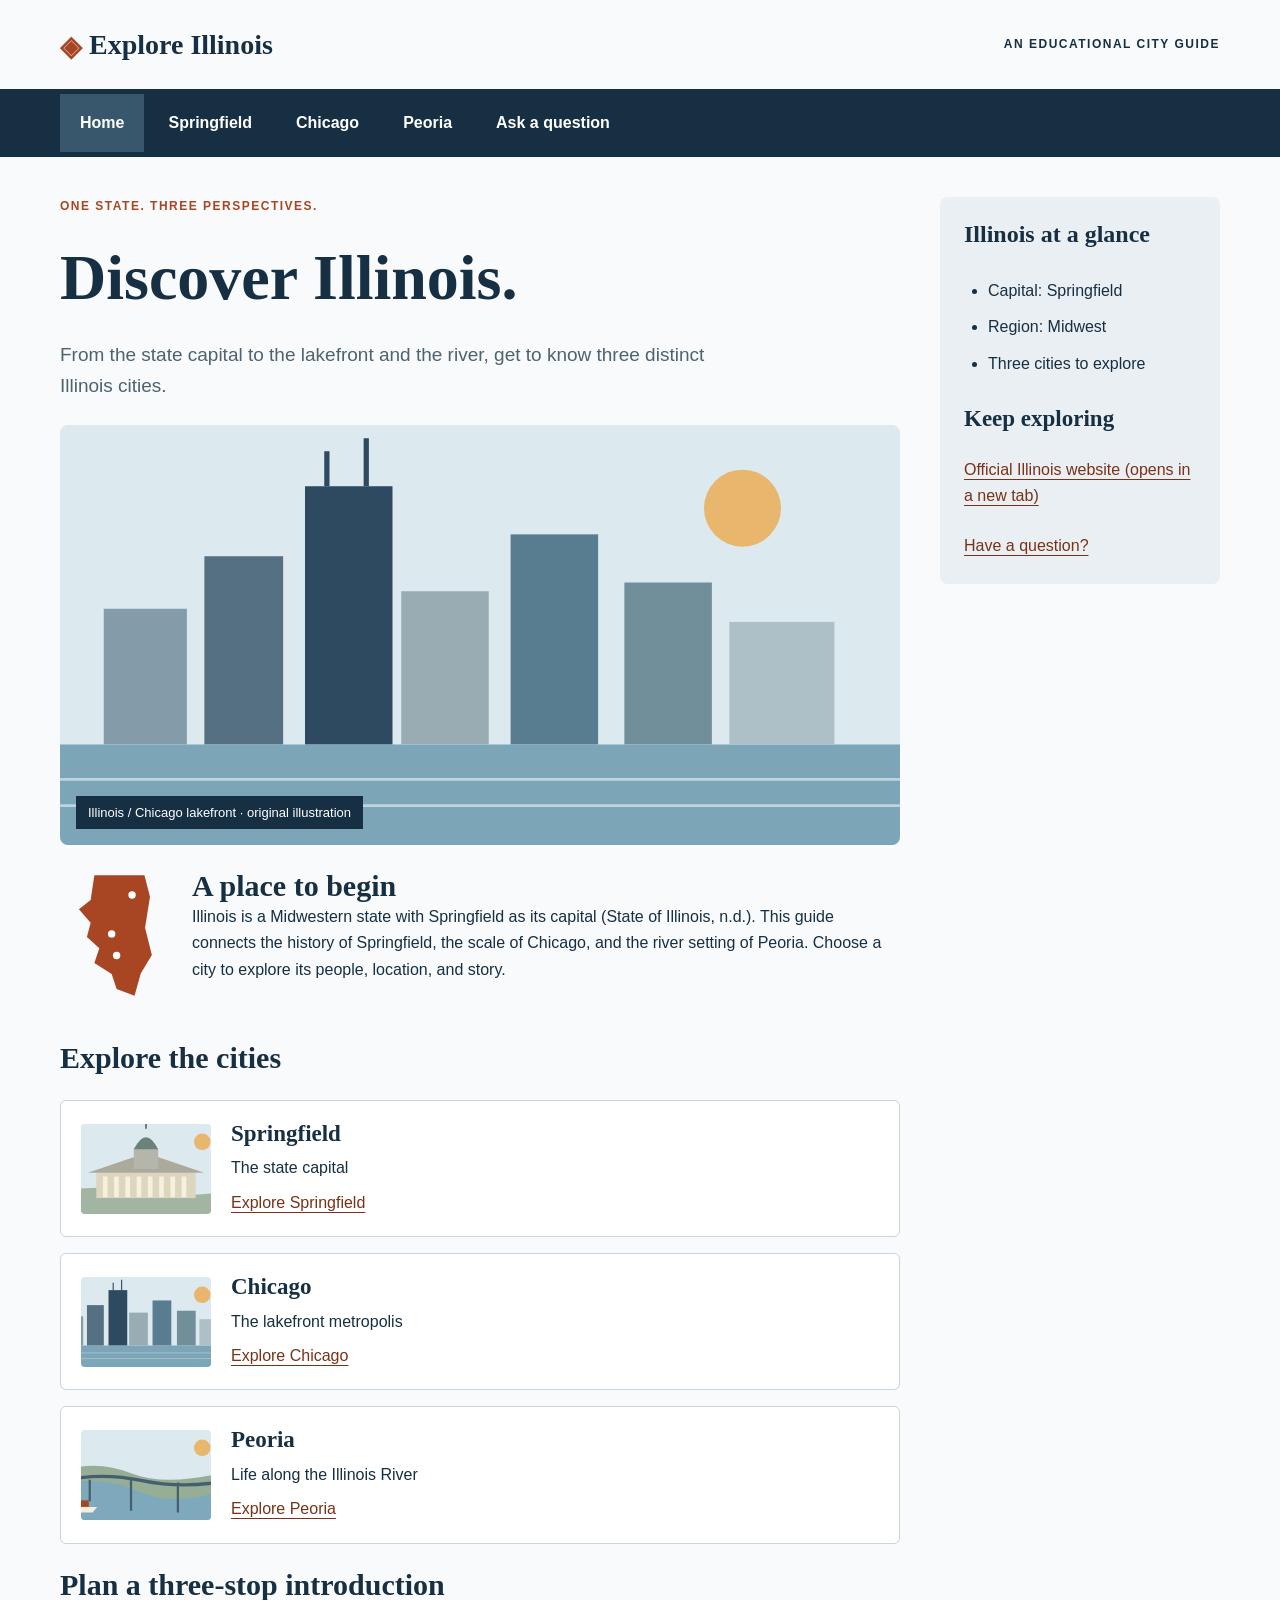
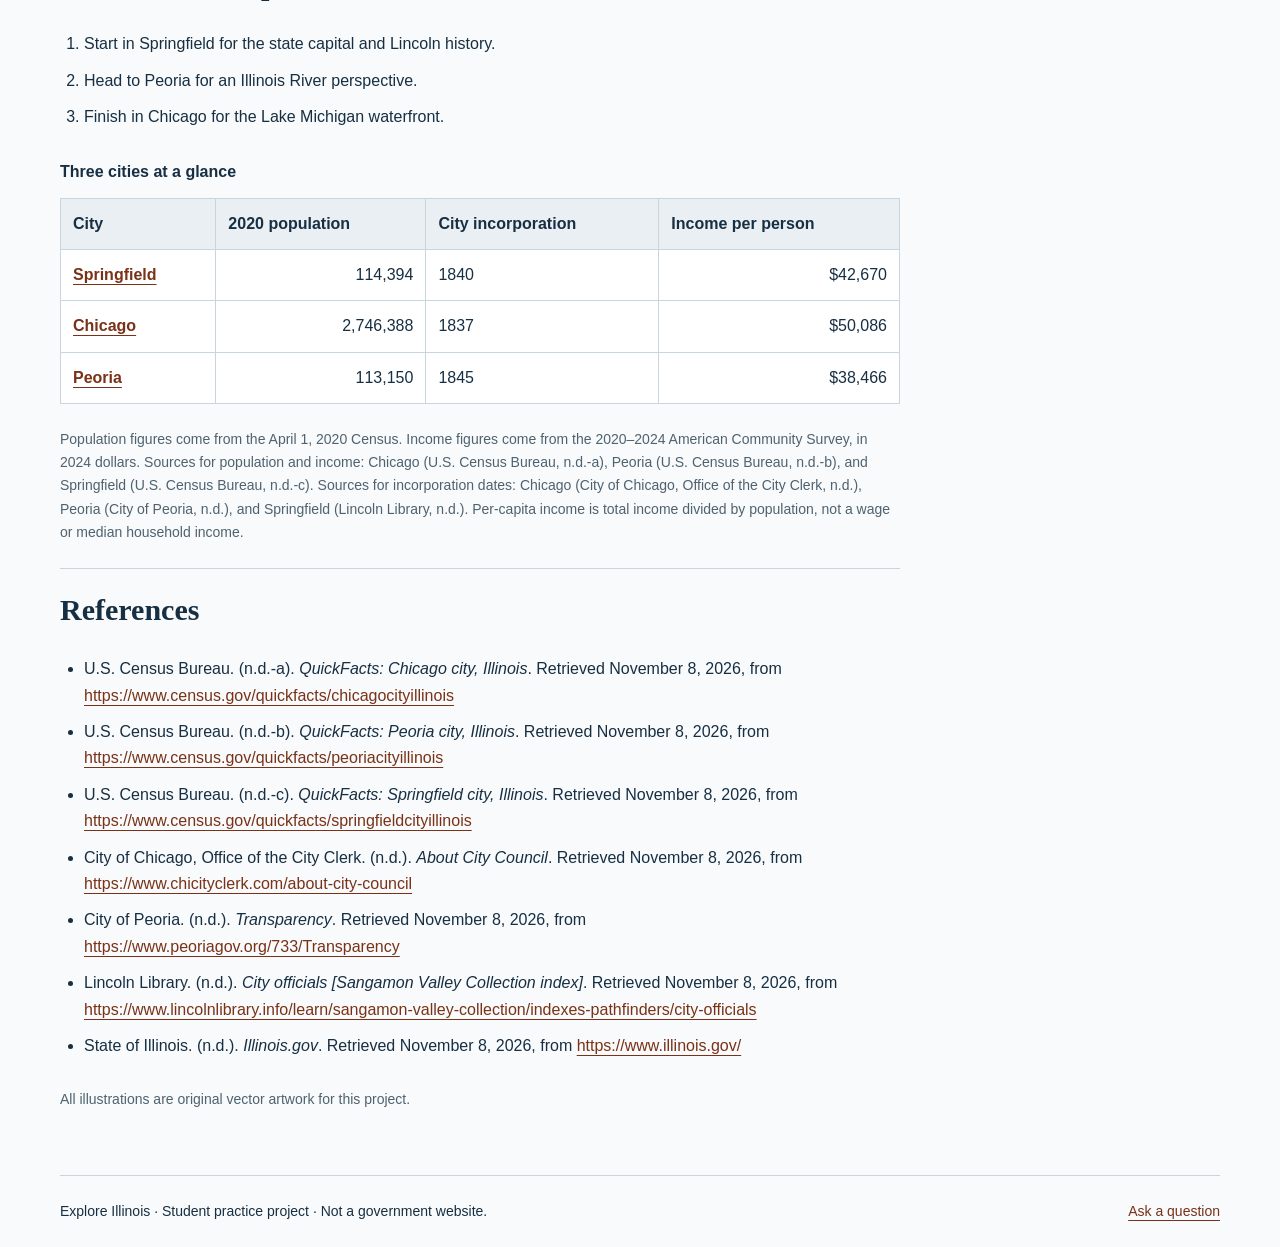
<file: index.html>
<!DOCTYPE html>
<html lang="en">
<head>
  <meta charset="utf-8">
  <meta name="viewport" content="width=device-width, initial-scale=1">
  <meta name="description" content="Explore Illinois and three of its cities through this educational website.">
  <title>Home | Explore Illinois</title>
  <link rel="stylesheet" href="styles.css">
  <script src="script.js" defer="defer">
</script>
</head>
<body>
  <!-- The same frame and navigation appear on all five pages. -->
  <header class="container site-header">
    <a class="brand" href="index.html">
<span class="site-mark" aria-hidden="true">◈</span> Explore Illinois</a>
    <p class="project-note">An educational city guide</p>
  </header>
  <nav class="nav-bar" aria-label="Main navigation">
<ul class="container nav-list">
<li>
<a href="index.html" aria-current="page">Home</a>
</li>
<li>
<a href="springfield.html">Springfield</a>
</li>
<li>
<a href="chicago.html">Chicago</a>
</li>
<li>
<a href="peoria.html">Peoria</a>
</li>
<li>
<a href="contact.html">Ask a question</a>
</li>
</ul>
</nav>
  <main class="container page-layout">
    <section class="stack" aria-labelledby="page-title">
<p class="eyebrow">One state. Three perspectives.</p>
<h1 id="page-title">Discover Illinois.</h1>
<p class="lead">From the state capital to the lakefront and the river, get to know three distinct Illinois cities.</p>
<figure class="scene">
<img src="assets/chicago.svg" width="960" height="480" alt="Illustration of the Chicago skyline beside blue Lake Michigan.">
<figcaption class="image-label">Illinois / Chicago lakefront · original illustration</figcaption>
</figure>
<div class="intro">
<img class="state-image" src="assets/illinois.svg" width="180" height="220" alt="Stylized Illinois outline with three markers representing Chicago, Peoria, and Springfield.">
<h2>A place to begin</h2>
<p>Illinois is a Midwestern state with Springfield as its capital (State of Illinois, n.d.). This guide connects the history of Springfield, the scale of Chicago, and the river setting of Peoria. Choose a city to explore its people, location, and story.</p>
</div>
<h2>Explore the cities</h2>
<div class="city-cards">
<article class="city-card">
<img src="assets/springfield.svg" width="130" height="90" alt="Illustrated view of Springfield.">
<div>
<h3>Springfield</h3>
<p>The state capital</p>
<a href="springfield.html">Explore Springfield</a>
</div>
</article>
<article class="city-card">
<img src="assets/chicago.svg" width="130" height="90" alt="Illustrated view of Chicago.">
<div>
<h3>Chicago</h3>
<p>The lakefront metropolis</p>
<a href="chicago.html">Explore Chicago</a>
</div>
</article>
<article class="city-card">
<img src="assets/peoria.svg" width="130" height="90" alt="Illustrated view of Peoria.">
<div>
<h3>Peoria</h3>
<p>Life along the Illinois River</p>
<a href="peoria.html">Explore Peoria</a>
</div>
</article>
</div>
<h2>Plan a three-stop introduction</h2>
<ol>
<li>Start in Springfield for the state capital and Lincoln history.</li>
<li>Head to Peoria for an Illinois River perspective.</li>
<li>Finish in Chicago for the Lake Michigan waterfront.</li>
</ol>
<div class="table-scroll">
<table>
<caption>Three cities at a glance</caption>
<thead>
<tr>
<th scope="col">City</th>
<th scope="col">2020 population</th>
<th scope="col">City incorporation</th>
<th scope="col">Income per person</th>
</tr>
</thead>
<tbody>
<tr>
<th scope="row">
<a href="springfield.html">Springfield</a>
</th>
<td class="numeric">114,394</td>
<td>1840</td>
<td class="numeric">$42,670</td>
</tr>
<tr>
<th scope="row">
<a href="chicago.html">Chicago</a>
</th>
<td class="numeric">2,746,388</td>
<td>1837</td>
<td class="numeric">$50,086</td>
</tr>
<tr>
<th scope="row">
<a href="peoria.html">Peoria</a>
</th>
<td class="numeric">113,150</td>
<td>1845</td>
<td class="numeric">$38,466</td>
</tr>
</tbody>
</table>
</div>
<p class="small">Population figures come from the April 1, 2020 Census. Income figures come from the 2020–2024 American Community Survey, in 2024 dollars. Sources for population and income: Chicago (U.S. Census Bureau, n.d.-a), Peoria (U.S. Census Bureau, n.d.-b), and Springfield (U.S. Census Bureau, n.d.-c). Sources for incorporation dates: Chicago (City of Chicago, Office of the City Clerk, n.d.), Peoria (City of Peoria, n.d.), and Springfield (Lincoln Library, n.d.). Per-capita income is total income divided by population, not a wage or median household income.</p>
<section class="sources stack" aria-labelledby="sources-title">
<h2 id="sources-title">References</h2>
<ul class="references">
<li>U.S. Census Bureau. (n.d.-a). <cite>QuickFacts: Chicago city, Illinois</cite>. Retrieved November 8, 2026, from <a href="https://www.census.gov/quickfacts/chicagocityillinois" target="_blank" rel="noopener noreferrer">https://www.census.gov/quickfacts/chicagocityillinois</a></li>
<li>U.S. Census Bureau. (n.d.-b). <cite>QuickFacts: Peoria city, Illinois</cite>. Retrieved November 8, 2026, from <a href="https://www.census.gov/quickfacts/peoriacityillinois" target="_blank" rel="noopener noreferrer">https://www.census.gov/quickfacts/peoriacityillinois</a></li>
<li>U.S. Census Bureau. (n.d.-c). <cite>QuickFacts: Springfield city, Illinois</cite>. Retrieved November 8, 2026, from <a href="https://www.census.gov/quickfacts/springfieldcityillinois" target="_blank" rel="noopener noreferrer">https://www.census.gov/quickfacts/springfieldcityillinois</a></li>
<li>City of Chicago, Office of the City Clerk. (n.d.). <cite>About City Council</cite>. Retrieved November 8, 2026, from <a href="https://www.chicityclerk.com/about-city-council" target="_blank" rel="noopener noreferrer">https://www.chicityclerk.com/about-city-council</a></li>
<li>City of Peoria. (n.d.). <cite>Transparency</cite>. Retrieved November 8, 2026, from <a href="https://www.peoriagov.org/733/Transparency" target="_blank" rel="noopener noreferrer">https://www.peoriagov.org/733/Transparency</a></li>
<li>Lincoln Library. (n.d.). <cite>City officials [Sangamon Valley Collection index]</cite>. Retrieved November 8, 2026, from <a href="https://www.lincolnlibrary.info/learn/sangamon-valley-collection/indexes-pathfinders/city-officials" target="_blank" rel="noopener noreferrer">https://www.lincolnlibrary.info/learn/sangamon-valley-collection/indexes-pathfinders/city-officials</a></li>
<li>State of Illinois. (n.d.). <cite>Illinois.gov</cite>. Retrieved November 8, 2026, from <a href="https://www.illinois.gov/" target="_blank" rel="noopener noreferrer">https://www.illinois.gov/</a></li>
</ul>
<p class="small">All illustrations are original vector artwork for this project.</p>
</section>
</section>
    <aside class="stack" aria-labelledby="aside-title">
<h2 id="aside-title">Illinois at a glance</h2>
<ul>
<li>Capital: Springfield</li>
<li>Region: Midwest</li>
<li>Three cities to explore</li>
</ul>
<h3>Keep exploring</h3>
<p>
<a href="https://www.illinois.gov/" target="_blank" rel="noopener noreferrer">Official Illinois website (opens in a new tab)</a>
</p>
<p>
<a href="contact.html">Have a question?</a>
</p>
</aside>
  </main>
  <footer class="container site-footer">
<p>Explore Illinois · Student practice project · Not a government website.</p>
<a href="contact.html">Ask a question</a>
</footer>
</body>
</html>
</file>
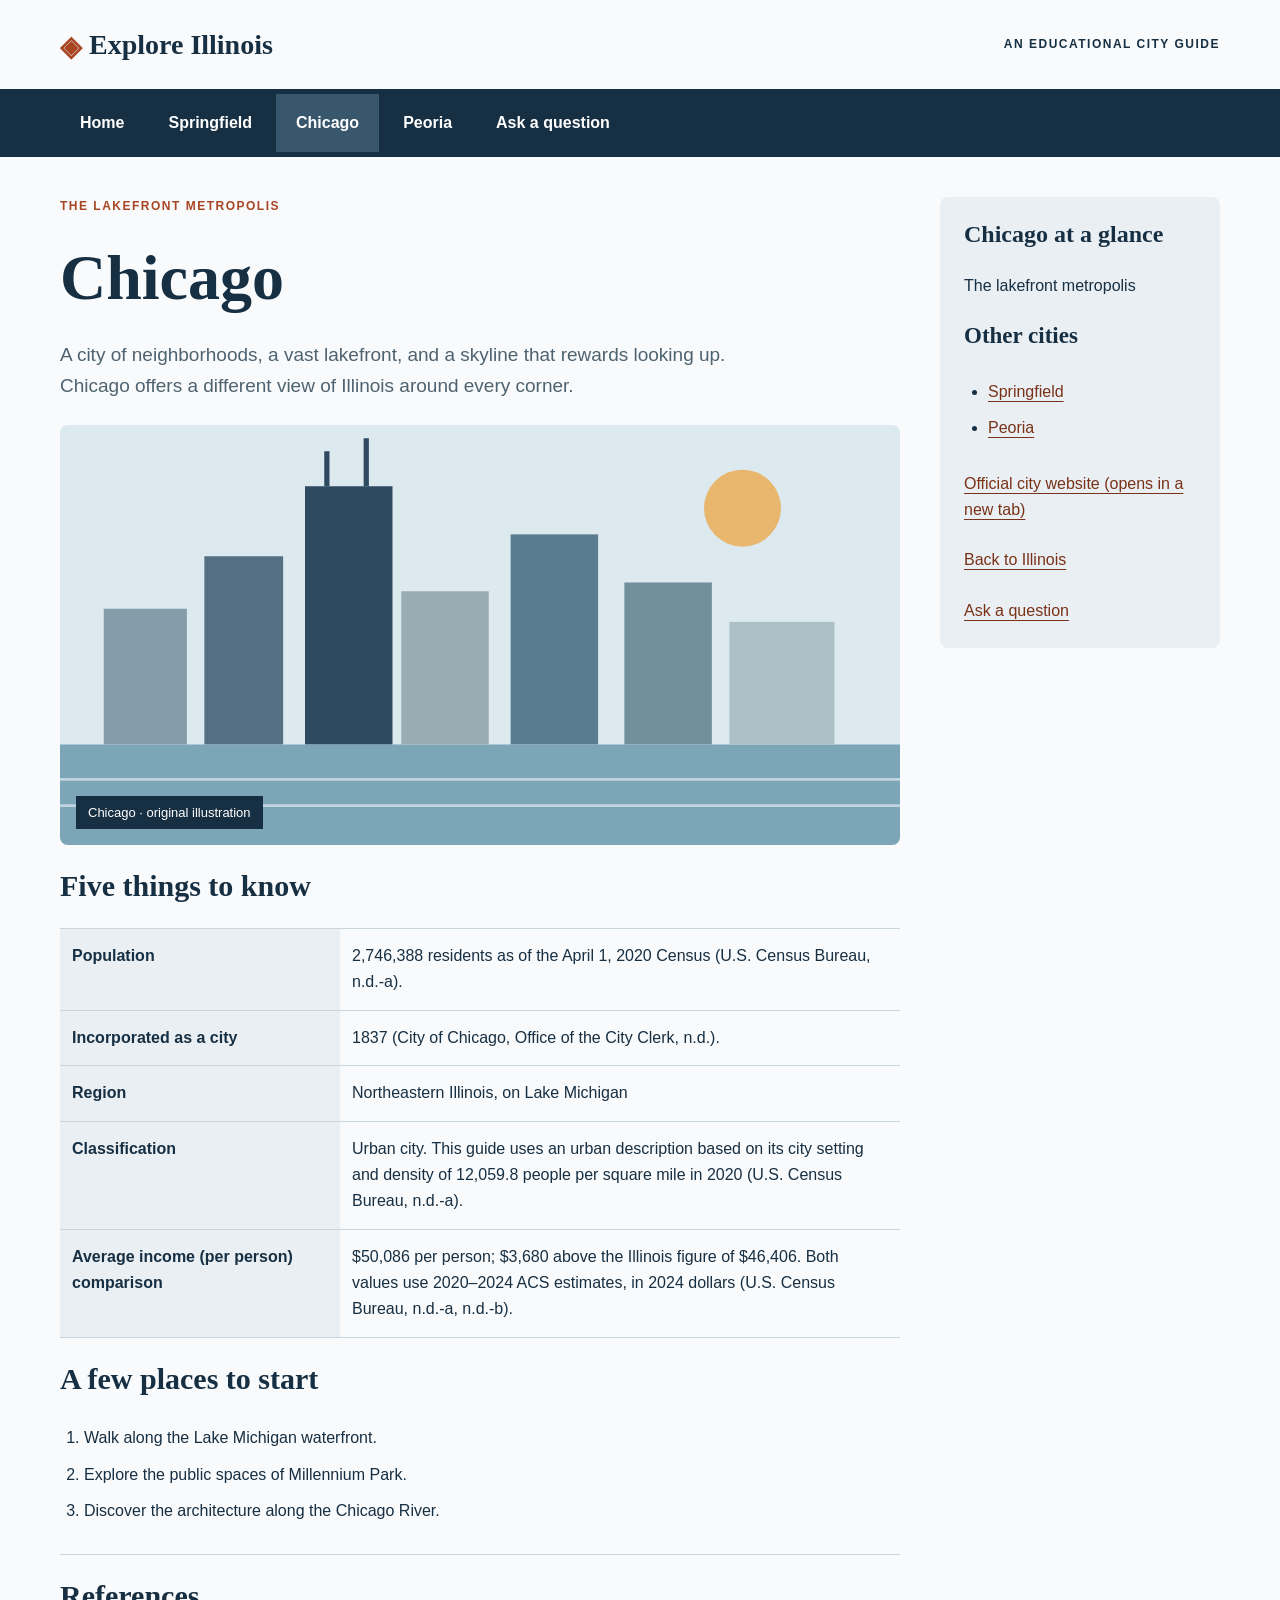
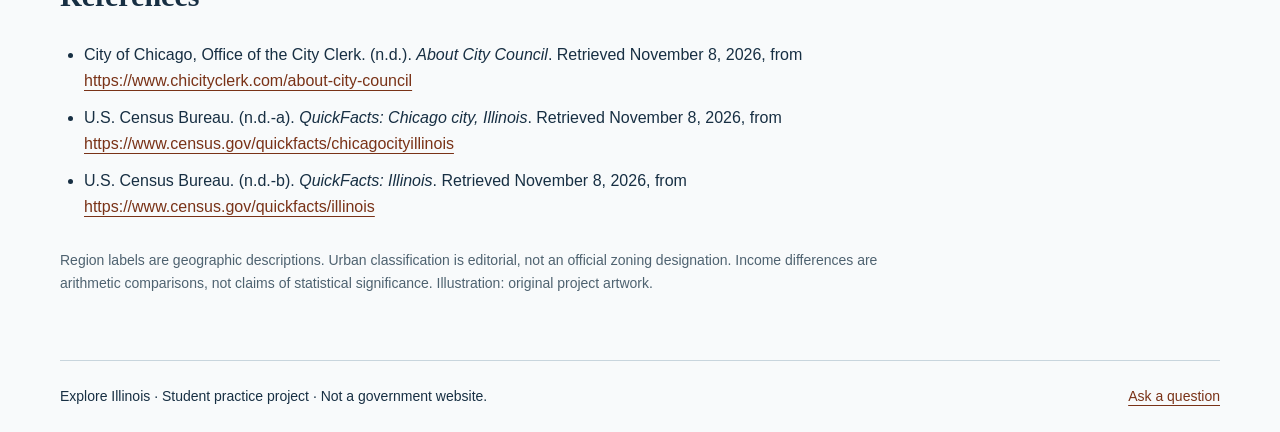
<file: chicago.html>
<!DOCTYPE html>
<html lang="en">
<head>
  <meta charset="utf-8">
  <meta name="viewport" content="width=device-width, initial-scale=1">
  <meta name="description" content="Explore Illinois and three of its cities through this educational website.">
  <title>Chicago | Explore Illinois</title>
  <link rel="stylesheet" href="styles.css">
  <script src="script.js" defer="defer">
</script>
</head>
<body>
  <!-- The same frame and navigation appear on all five pages. -->
  <header class="container site-header">
    <a class="brand" href="index.html">
<span class="site-mark" aria-hidden="true">◈</span> Explore Illinois</a>
    <p class="project-note">An educational city guide</p>
  </header>
  <nav class="nav-bar" aria-label="Main navigation">
<ul class="container nav-list">
<li>
<a href="index.html">Home</a>
</li>
<li>
<a href="springfield.html">Springfield</a>
</li>
<li>
<a href="chicago.html" aria-current="page">Chicago</a>
</li>
<li>
<a href="peoria.html">Peoria</a>
</li>
<li>
<a href="contact.html">Ask a question</a>
</li>
</ul>
</nav>
  <main class="container page-layout">
    <section class="stack" aria-labelledby="page-title">
<p class="eyebrow">The lakefront metropolis</p>
<h1 id="page-title">Chicago</h1>
<p class="lead">A city of neighborhoods, a vast lakefront, and a skyline that rewards looking up. Chicago offers a different view of Illinois around every corner.</p>
<figure class="scene">
<img src="assets/chicago.svg" width="960" height="480" alt="Illustration of the Chicago skyline along Lake Michigan.">
<figcaption class="image-label">Chicago · original illustration</figcaption>
</figure>
<h2>Five things to know</h2>
<dl class="facts">
<dt>Population</dt>
<dd>2,746,388 residents as of the April 1, 2020 Census (U.S. Census Bureau, n.d.-a).</dd>
<dt>Incorporated as a city</dt>
<dd>1837 (City of Chicago, Office of the City Clerk, n.d.).</dd>
<dt>Region</dt>
<dd>Northeastern Illinois, on Lake Michigan</dd>
<dt>Classification</dt>
<dd>Urban city. This guide uses an urban description based on its city setting and density of 12,059.8 people per square mile in 2020 (U.S. Census Bureau, n.d.-a).</dd>
<dt>Average income (per person) comparison</dt>
<dd>$50,086 per person; $3,680 above the Illinois figure of $46,406. Both values use 2020–2024 ACS estimates, in 2024 dollars (U.S. Census Bureau, n.d.-a, n.d.-b).</dd>
</dl>
<h2>A few places to start</h2>
<ol>
<li>Walk along the Lake Michigan waterfront.</li>
<li>Explore the public spaces of Millennium Park.</li>
<li>Discover the architecture along the Chicago River.</li>
</ol>
<section class="sources stack" aria-labelledby="sources-title">
<h2 id="sources-title">References</h2>
<ul class="references">
<li>City of Chicago, Office of the City Clerk. (n.d.). <cite>About City Council</cite>. Retrieved November 8, 2026, from <a href="https://www.chicityclerk.com/about-city-council" target="_blank" rel="noopener noreferrer">https://www.chicityclerk.com/about-city-council</a></li>
<li>U.S. Census Bureau. (n.d.-a). <cite>QuickFacts: Chicago city, Illinois</cite>. Retrieved November 8, 2026, from <a href="https://www.census.gov/quickfacts/chicagocityillinois" target="_blank" rel="noopener noreferrer">https://www.census.gov/quickfacts/chicagocityillinois</a></li>
<li>U.S. Census Bureau. (n.d.-b). <cite>QuickFacts: Illinois</cite>. Retrieved November 8, 2026, from <a href="https://www.census.gov/quickfacts/illinois" target="_blank" rel="noopener noreferrer">https://www.census.gov/quickfacts/illinois</a></li>
</ul>
<p class="small">Region labels are geographic descriptions. Urban classification is editorial, not an official zoning designation. Income differences are arithmetic comparisons, not claims of statistical significance. Illustration: original project artwork.</p></section>
</section>
    <aside class="stack" aria-labelledby="aside-title">
<h2 id="aside-title">Chicago at a glance</h2>
<p>The lakefront metropolis</p>
<h3>Other cities</h3>
<ul>
<li>
<a href="springfield.html">Springfield</a>
</li>
<li>
<a href="peoria.html">Peoria</a>
</li>
</ul>
<p>
<a href="https://www.chicago.gov/" target="_blank" rel="noopener noreferrer">Official city website (opens in a new tab)</a>
</p>
<p>
<a href="index.html">Back to Illinois</a>
</p>
<p>
<a href="contact.html">Ask a question</a>
</p>
</aside>
  </main>
  <footer class="container site-footer">
<p>Explore Illinois · Student practice project · Not a government website.</p>
<a href="contact.html">Ask a question</a>
</footer>
</body>
</html>
</file>
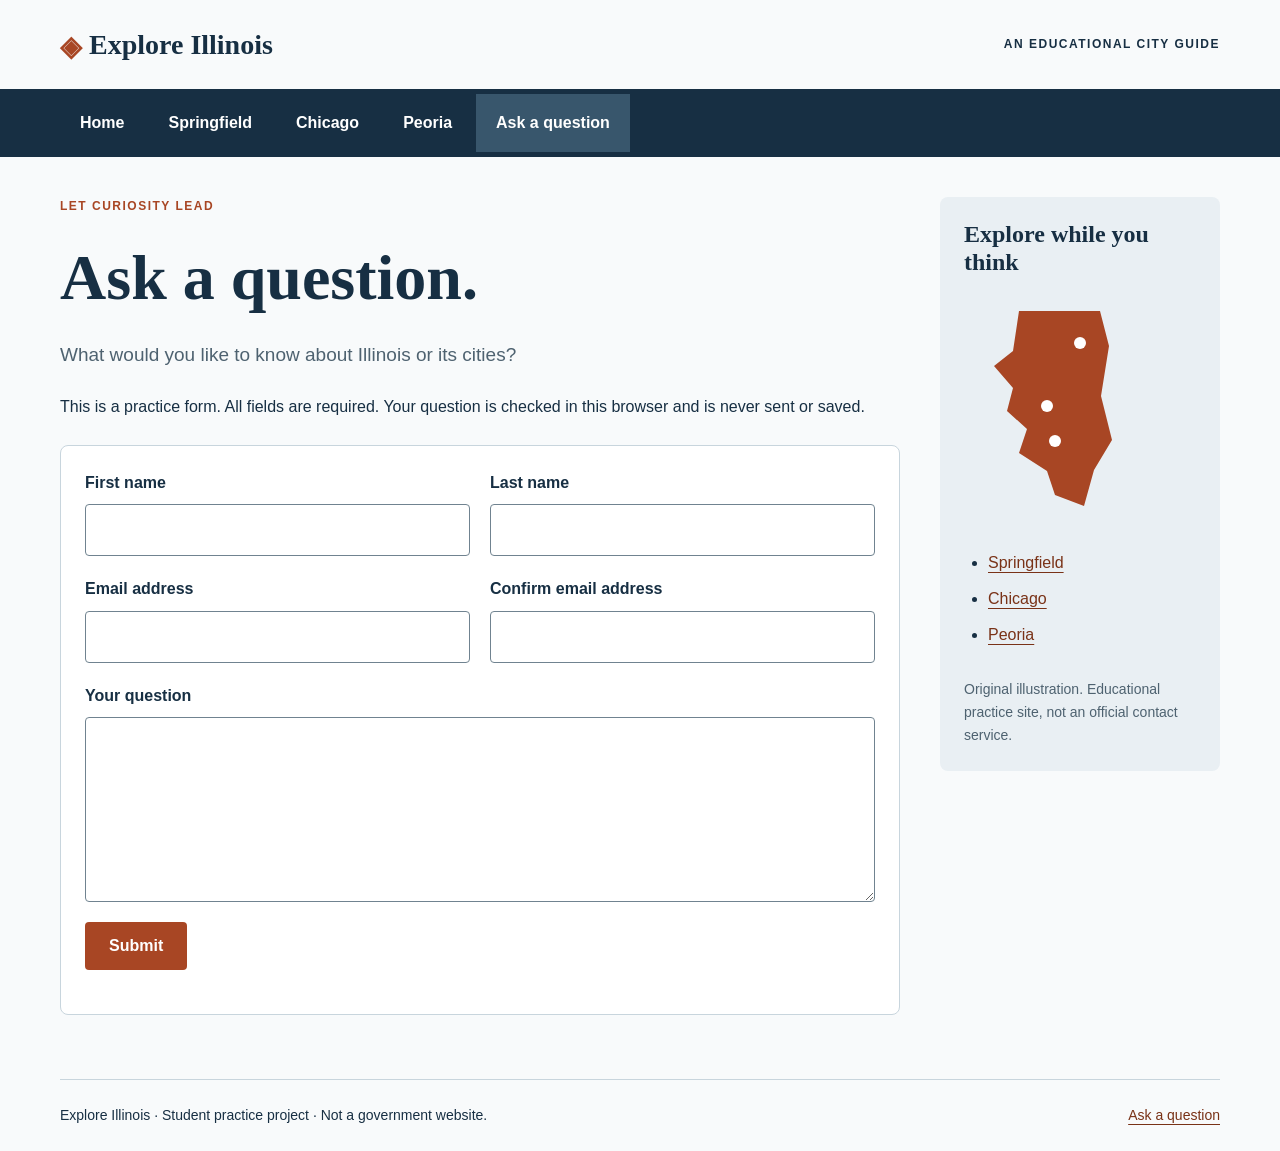
<file: contact.html>
<!DOCTYPE html>
<html lang="en">
<head>
  <meta charset="utf-8">
  <meta name="viewport" content="width=device-width, initial-scale=1">
  <meta name="description" content="Explore Illinois and three of its cities through this educational website.">
  <title>Ask a question | Explore Illinois</title>
  <link rel="stylesheet" href="styles.css">
  <script src="script.js" defer="defer">
</script>
</head>
<body>
  <!-- The same frame and navigation appear on all five pages. -->
  <header class="container site-header">
    <a class="brand" href="index.html">
<span class="site-mark" aria-hidden="true">◈</span> Explore Illinois</a>
    <p class="project-note">An educational city guide</p>
  </header>
  <nav class="nav-bar" aria-label="Main navigation">
<ul class="container nav-list">
<li>
<a href="index.html">Home</a>
</li>
<li>
<a href="springfield.html">Springfield</a>
</li>
<li>
<a href="chicago.html">Chicago</a>
</li>
<li>
<a href="peoria.html">Peoria</a>
</li>
<li>
<a href="contact.html" aria-current="page">Ask a question</a>
</li>
</ul>
</nav>
  <main class="container page-layout">
    <section class="stack" aria-labelledby="page-title">
<p class="eyebrow">Let curiosity lead</p>
<h1 id="page-title">Ask a question.</h1>
<p class="lead">What would you like to know about Illinois or its cities?</p>
<p>This is a practice form. All fields are required. Your question is checked in this browser and is never sent or saved.</p>
<noscript>
<p>JavaScript is turned off, so the email match check will not run. You can still use the form.</p>
</noscript>
<form id="contact-form" action="contact.html" method="get">
<div class="field">
<label for="first-name">First name</label>
<input id="first-name" name="first-name" type="text" autocomplete="given-name" required="required">
</div>
<div class="field">
<label for="last-name">Last name</label>
<input id="last-name" name="last-name" type="text" autocomplete="family-name" required="required">
</div>
<div class="field">
<label for="email">Email address</label>
<input id="email" name="email" type="email" autocomplete="email" required="required">
</div>
<div class="field">
<label for="confirm-email">Confirm email address</label>
<input id="confirm-email" name="confirm-email" type="email" autocomplete="email" required="required">
</div>
<div class="field full">
<label for="question">Your question</label>
<textarea id="question" name="question" rows="6" required="required">
</textarea>
</div>
<button type="submit">Submit</button>
<p id="form-status" class="full" role="status" aria-live="polite">
</p>
</form>
</section>
    <aside class="stack" aria-labelledby="aside-title">
<h2 id="aside-title">Explore while you think</h2>
<img src="assets/illinois.svg" width="180" height="220" alt="Stylized outline of Illinois with markers for the three featured cities.">
<ul>
<li>
<a href="springfield.html">Springfield</a>
</li>
<li>
<a href="chicago.html">Chicago</a>
</li>
<li>
<a href="peoria.html">Peoria</a>
</li>
</ul>
<p class="small">Original illustration. Educational practice site, not an official contact service.</p>
</aside>
  </main>
  <footer class="container site-footer">
<p>Explore Illinois · Student practice project · Not a government website.</p>
<a href="contact.html">Ask a question</a>
</footer>
</body>
</html>
</file>
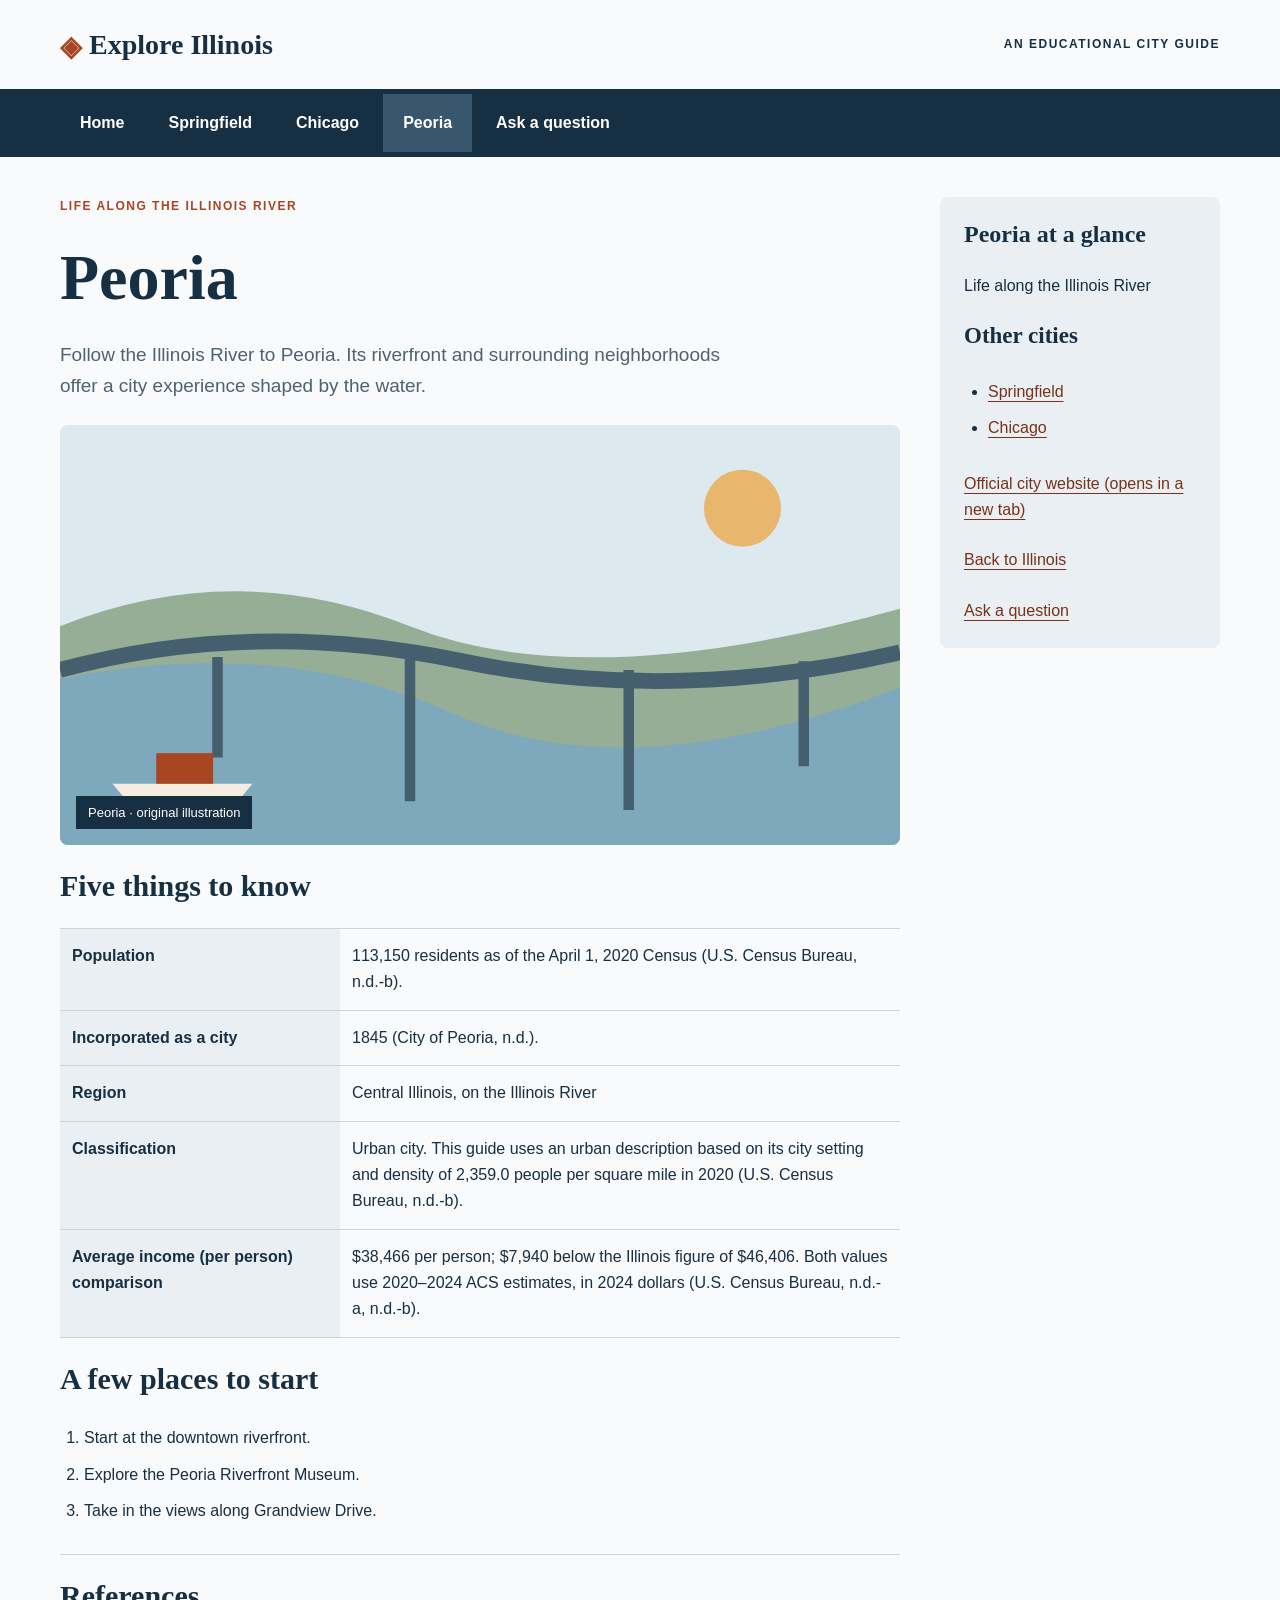
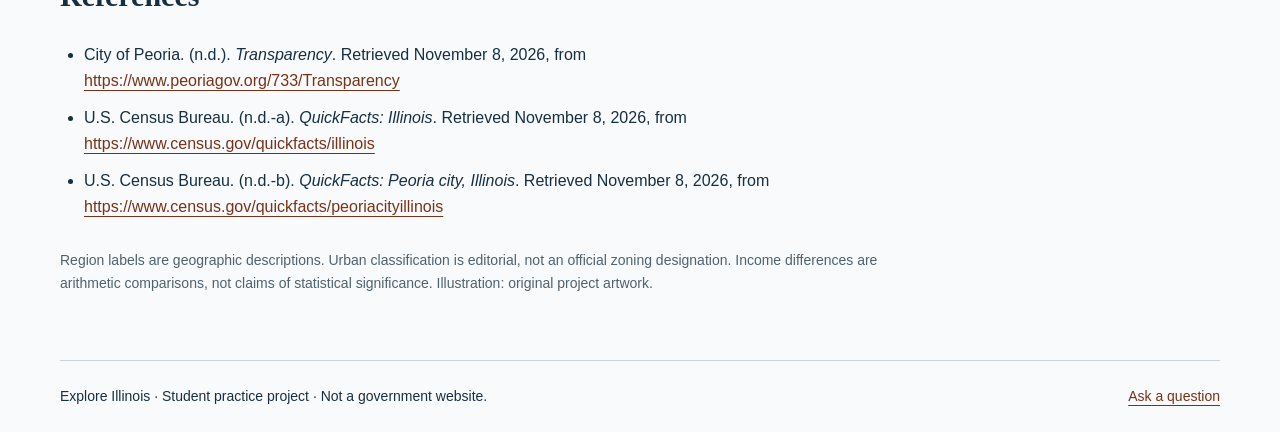
<file: peoria.html>
<!DOCTYPE html>
<html lang="en">
<head>
  <meta charset="utf-8">
  <meta name="viewport" content="width=device-width, initial-scale=1">
  <meta name="description" content="Explore Illinois and three of its cities through this educational website.">
  <title>Peoria | Explore Illinois</title>
  <link rel="stylesheet" href="styles.css">
  <script src="script.js" defer="defer">
</script>
</head>
<body>
  <!-- The same frame and navigation appear on all five pages. -->
  <header class="container site-header">
    <a class="brand" href="index.html">
<span class="site-mark" aria-hidden="true">◈</span> Explore Illinois</a>
    <p class="project-note">An educational city guide</p>
  </header>
  <nav class="nav-bar" aria-label="Main navigation">
<ul class="container nav-list">
<li>
<a href="index.html">Home</a>
</li>
<li>
<a href="springfield.html">Springfield</a>
</li>
<li>
<a href="chicago.html">Chicago</a>
</li>
<li>
<a href="peoria.html" aria-current="page">Peoria</a>
</li>
<li>
<a href="contact.html">Ask a question</a>
</li>
</ul>
</nav>
  <main class="container page-layout">
    <section class="stack" aria-labelledby="page-title">
<p class="eyebrow">Life along the Illinois River</p>
<h1 id="page-title">Peoria</h1>
<p class="lead">Follow the Illinois River to Peoria. Its riverfront and surrounding neighborhoods offer a city experience shaped by the water.</p>
<figure class="scene">
<img src="assets/peoria.svg" width="960" height="480" alt="Illustration of a bridge and boat on the Illinois River at Peoria.">
<figcaption class="image-label">Peoria · original illustration</figcaption>
</figure>
<h2>Five things to know</h2>
<dl class="facts">
<dt>Population</dt>
<dd>113,150 residents as of the April 1, 2020 Census (U.S. Census Bureau, n.d.-b).</dd>
<dt>Incorporated as a city</dt>
<dd>1845 (City of Peoria, n.d.).</dd>
<dt>Region</dt>
<dd>Central Illinois, on the Illinois River</dd>
<dt>Classification</dt>
<dd>Urban city. This guide uses an urban description based on its city setting and density of 2,359.0 people per square mile in 2020 (U.S. Census Bureau, n.d.-b).</dd>
<dt>Average income (per person) comparison</dt>
<dd>$38,466 per person; $7,940 below the Illinois figure of $46,406. Both values use 2020–2024 ACS estimates, in 2024 dollars (U.S. Census Bureau, n.d.-a, n.d.-b).</dd>
</dl>
<h2>A few places to start</h2>
<ol>
<li>Start at the downtown riverfront.</li>
<li>Explore the Peoria Riverfront Museum.</li>
<li>Take in the views along Grandview Drive.</li>
</ol>
<section class="sources stack" aria-labelledby="sources-title">
<h2 id="sources-title">References</h2>
<ul class="references">
<li>City of Peoria. (n.d.). <cite>Transparency</cite>. Retrieved November 8, 2026, from <a href="https://www.peoriagov.org/733/Transparency" target="_blank" rel="noopener noreferrer">https://www.peoriagov.org/733/Transparency</a></li>
<li>U.S. Census Bureau. (n.d.-a). <cite>QuickFacts: Illinois</cite>. Retrieved November 8, 2026, from <a href="https://www.census.gov/quickfacts/illinois" target="_blank" rel="noopener noreferrer">https://www.census.gov/quickfacts/illinois</a></li>
<li>U.S. Census Bureau. (n.d.-b). <cite>QuickFacts: Peoria city, Illinois</cite>. Retrieved November 8, 2026, from <a href="https://www.census.gov/quickfacts/peoriacityillinois" target="_blank" rel="noopener noreferrer">https://www.census.gov/quickfacts/peoriacityillinois</a></li>
</ul>
<p class="small">Region labels are geographic descriptions. Urban classification is editorial, not an official zoning designation. Income differences are arithmetic comparisons, not claims of statistical significance. Illustration: original project artwork.</p></section>
</section>
    <aside class="stack" aria-labelledby="aside-title">
<h2 id="aside-title">Peoria at a glance</h2>
<p>Life along the Illinois River</p>
<h3>Other cities</h3>
<ul>
<li>
<a href="springfield.html">Springfield</a>
</li>
<li>
<a href="chicago.html">Chicago</a>
</li>
</ul>
<p>
<a href="https://www.peoriagov.org/" target="_blank" rel="noopener noreferrer">Official city website (opens in a new tab)</a>
</p>
<p>
<a href="index.html">Back to Illinois</a>
</p>
<p>
<a href="contact.html">Ask a question</a>
</p>
</aside>
  </main>
  <footer class="container site-footer">
<p>Explore Illinois · Student practice project · Not a government website.</p>
<a href="contact.html">Ask a question</a>
</footer>
</body>
</html>
</file>
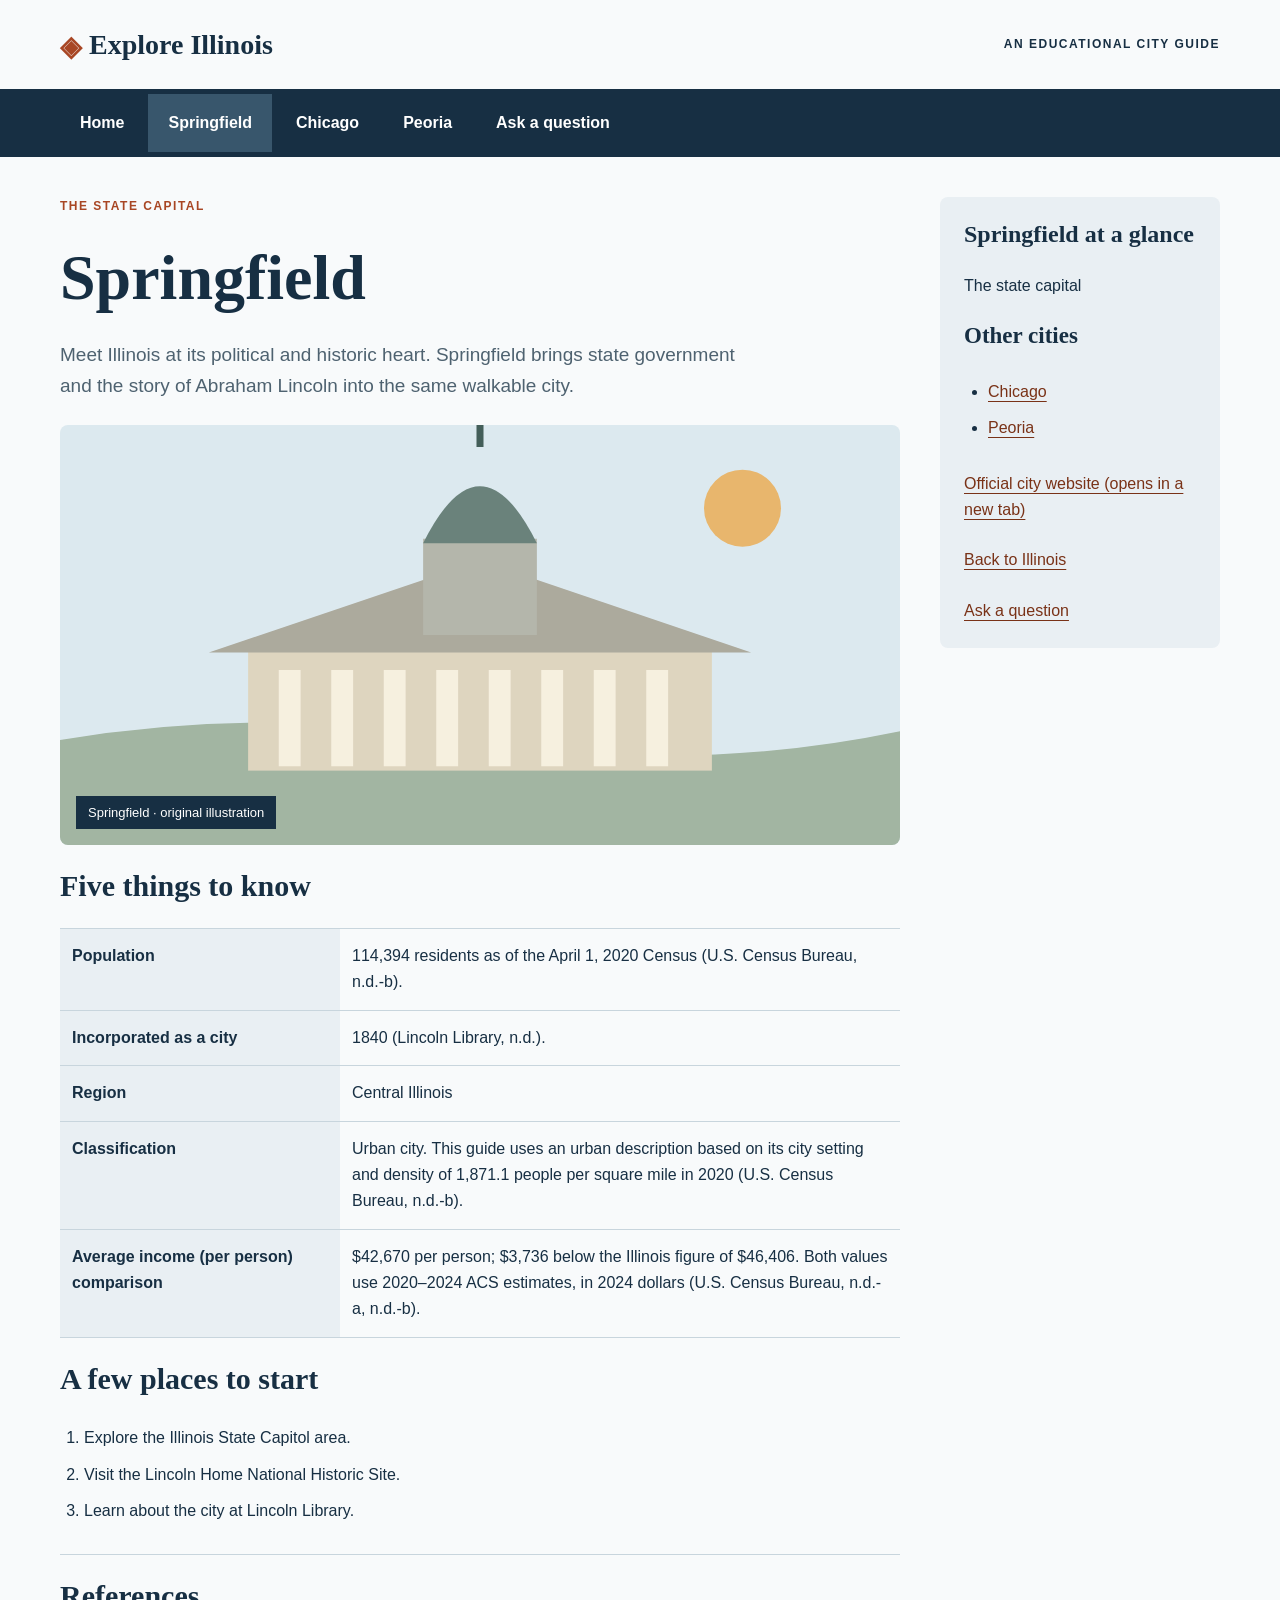
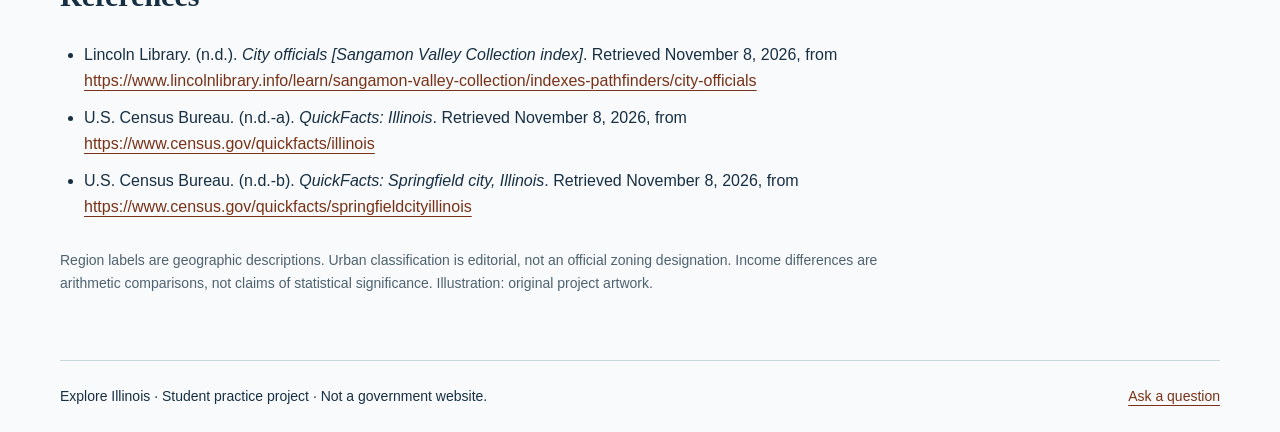
<file: springfield.html>
<!DOCTYPE html>
<html lang="en">
<head>
  <meta charset="utf-8">
  <meta name="viewport" content="width=device-width, initial-scale=1">
  <meta name="description" content="Explore Illinois and three of its cities through this educational website.">
  <title>Springfield | Explore Illinois</title>
  <link rel="stylesheet" href="styles.css">
  <script src="script.js" defer="defer">
</script>
</head>
<body>
  <!-- The same frame and navigation appear on all five pages. -->
  <header class="container site-header">
    <a class="brand" href="index.html">
<span class="site-mark" aria-hidden="true">◈</span> Explore Illinois</a>
    <p class="project-note">An educational city guide</p>
  </header>
  <nav class="nav-bar" aria-label="Main navigation">
<ul class="container nav-list">
<li>
<a href="index.html">Home</a>
</li>
<li>
<a href="springfield.html" aria-current="page">Springfield</a>
</li>
<li>
<a href="chicago.html">Chicago</a>
</li>
<li>
<a href="peoria.html">Peoria</a>
</li>
<li>
<a href="contact.html">Ask a question</a>
</li>
</ul>
</nav>
  <main class="container page-layout">
    <section class="stack" aria-labelledby="page-title">
<p class="eyebrow">The state capital</p>
<h1 id="page-title">Springfield</h1>
<p class="lead">Meet Illinois at its political and historic heart. Springfield brings state government and the story of Abraham Lincoln into the same walkable city.</p>
<figure class="scene">
<img src="assets/springfield.svg" width="960" height="480" alt="Illustration of the domed Illinois State Capitol in Springfield.">
<figcaption class="image-label">Springfield · original illustration</figcaption>
</figure>
<h2>Five things to know</h2>
<dl class="facts">
<dt>Population</dt>
<dd>114,394 residents as of the April 1, 2020 Census (U.S. Census Bureau, n.d.-b).</dd>
<dt>Incorporated as a city</dt>
<dd>1840 (Lincoln Library, n.d.).</dd>
<dt>Region</dt>
<dd>Central Illinois</dd>
<dt>Classification</dt>
<dd>Urban city. This guide uses an urban description based on its city setting and density of 1,871.1 people per square mile in 2020 (U.S. Census Bureau, n.d.-b).</dd>
<dt>Average income (per person) comparison</dt>
<dd>$42,670 per person; $3,736 below the Illinois figure of $46,406. Both values use 2020–2024 ACS estimates, in 2024 dollars (U.S. Census Bureau, n.d.-a, n.d.-b).</dd>
</dl>
<h2>A few places to start</h2>
<ol>
<li>Explore the Illinois State Capitol area.</li>
<li>Visit the Lincoln Home National Historic Site.</li>
<li>Learn about the city at Lincoln Library.</li>
</ol>
<section class="sources stack" aria-labelledby="sources-title">
<h2 id="sources-title">References</h2>
<ul class="references">
<li>Lincoln Library. (n.d.). <cite>City officials [Sangamon Valley Collection index]</cite>. Retrieved November 8, 2026, from <a href="https://www.lincolnlibrary.info/learn/sangamon-valley-collection/indexes-pathfinders/city-officials" target="_blank" rel="noopener noreferrer">https://www.lincolnlibrary.info/learn/sangamon-valley-collection/indexes-pathfinders/city-officials</a></li>
<li>U.S. Census Bureau. (n.d.-a). <cite>QuickFacts: Illinois</cite>. Retrieved November 8, 2026, from <a href="https://www.census.gov/quickfacts/illinois" target="_blank" rel="noopener noreferrer">https://www.census.gov/quickfacts/illinois</a></li>
<li>U.S. Census Bureau. (n.d.-b). <cite>QuickFacts: Springfield city, Illinois</cite>. Retrieved November 8, 2026, from <a href="https://www.census.gov/quickfacts/springfieldcityillinois" target="_blank" rel="noopener noreferrer">https://www.census.gov/quickfacts/springfieldcityillinois</a></li>
</ul>
<p class="small">Region labels are geographic descriptions. Urban classification is editorial, not an official zoning designation. Income differences are arithmetic comparisons, not claims of statistical significance. Illustration: original project artwork.</p></section>
</section>
    <aside class="stack" aria-labelledby="aside-title">
<h2 id="aside-title">Springfield at a glance</h2>
<p>The state capital</p>
<h3>Other cities</h3>
<ul>
<li>
<a href="chicago.html">Chicago</a>
</li>
<li>
<a href="peoria.html">Peoria</a>
</li>
</ul>
<p>
<a href="https://www.springfield.il.us/" target="_blank" rel="noopener noreferrer">Official city website (opens in a new tab)</a>
</p>
<p>
<a href="index.html">Back to Illinois</a>
</p>
<p>
<a href="contact.html">Ask a question</a>
</p>
</aside>
  </main>
  <footer class="container site-footer">
<p>Explore Illinois · Student practice project · Not a government website.</p>
<a href="contact.html">Ask a question</a>
</footer>
</body>
</html>
</file>
<file: styles.css>
/* Shared colors and type keep the five pages consistent. */
:root { --ink: #172f43; --muted: #4e6270; --paper: #f8fafb; --line: #c8d5dd; --accent: #a84624; }
* { box-sizing: border-box; }
body { margin: 0; background: var(--paper); color: var(--ink); font: 16px/1.65 Arial, sans-serif; }
h1, h2, h3, p, ul, ol, figure, dl { margin: 0; }
h1, h2, h3 { font-family: Georgia, serif; line-height: 1.15; }
h1 { font-size: clamp(38px, 5vw, 64px); }
h2 { font-size: 30px; }
h3 { font-size: 23px; }
a { color: #793217; text-underline-offset: 4px; }
a:hover { text-decoration-thickness: 2px; }
:focus-visible { outline: 3px solid var(--accent); outline-offset: 4px; }
.container { width: min(1160px, calc(100% - 40px)); margin-inline: auto; }
.site-header { padding-block: 28px; display: flex; justify-content: space-between; align-items: center; gap: 24px; }
.brand { color: var(--ink); font: bold 28px Georgia, serif; text-decoration: none; }
/* Relative positioning nudges the small site mark into optical alignment. */
.site-mark { position: relative; top: 2px; display: inline-block; color: var(--accent); }
.project-note, .eyebrow { font-size: 12px; font-weight: bold; letter-spacing: 1.5px; text-transform: uppercase; }
.nav-bar { background: var(--ink); }
.nav-list { display: flex; flex-wrap: wrap; list-style: none; padding: 0; gap: 4px; }
.nav-list a { display: block; padding: 16px 20px; color: white; font-weight: bold; text-decoration: none; }
/* Rollover makes navigation respond visibly to a pointer. */
.nav-list a:hover, .nav-list a[aria-current="page"] { background: #38566c; }
.page-layout { display: grid; grid-template-columns: minmax(0, 3fr) minmax(230px, 1fr); gap: 40px; padding-block: 40px 64px; align-items: start; }
.stack { display: flex; flex-direction: column; gap: 24px; min-width: 0; }
.eyebrow { color: var(--accent); }
.lead { color: var(--muted); font-size: 19px; max-width: 65ch; }
.scene { position: relative; }
.scene img { display: block; width: 100%; height: auto; border-radius: 8px; }
/* Absolute positioning places a readable caption on the illustration. */
.image-label { position: absolute; bottom: 16px; left: 16px; padding: 6px 12px; color: white; background: var(--ink); font-size: 13px; }
aside { padding: 24px; background: #e9eff3; border-radius: 8px; }
aside h2 { font-size: 24px; }
ul, ol { padding-left: 24px; }
li { padding-block: 5px; }
.city-cards { display: grid; gap: 16px; }
.city-card { display: flex; align-items: center; gap: 20px; border: 1px solid var(--line); padding: 20px; border-radius: 6px; background: white; }
.city-card img { width: 130px; height: 90px; object-fit: cover; border-radius: 4px; }
.city-card div { display: grid; gap: 8px; }
.intro { display: flow-root; }
/* A floated state illustration lets the introduction wrap beside it. */
.state-image { float: left; width: 112px; height: 136px; margin: 0 20px 12px 0; }
.facts { display: grid; grid-template-columns: 1fr 2fr; border-top: 1px solid var(--line); }
.facts dt, .facts dd { padding: 14px 12px; border-bottom: 1px solid var(--line); margin: 0; }
.facts dt { font-weight: bold; background: #e9eff3; }
.table-scroll { overflow-x: auto; }
table { width: 100%; border-collapse: collapse; background: white; }
caption { text-align: left; font-weight: bold; padding-bottom: 12px; }
th, td { padding: 12px; border: 1px solid var(--line); text-align: left; }
thead { background: #e9eff3; }
.numeric { text-align: right; font-variant-numeric: tabular-nums; }
.small { font-size: 14px; color: var(--muted); }
.sources { border-top: 1px solid var(--line); padding-top: 24px; }
#contact-form { display: grid; grid-template-columns: 1fr 1fr; gap: 20px; padding: 24px; border: 1px solid var(--line); border-radius: 8px; background: white; }
.field { display: flex; flex-direction: column; gap: 8px; min-width: 0; }
.full { grid-column: 1 / -1; }
label { font-weight: bold; }
input, textarea { padding: 12px; width: 100%; min-width: 0; border: 1px solid #708390; border-radius: 4px; background: white; color: var(--ink); font: inherit; }
textarea { resize: vertical; min-height: 150px; }
button { width: fit-content; padding: 12px 24px; border: 0; border-radius: 4px; background: var(--accent); color: white; font: bold 16px/1.5 Arial, sans-serif; cursor: pointer; }
button:hover { background: #793217; }
button:disabled { opacity: .6; cursor: default; }
.site-footer { border-top: 1px solid var(--line); padding-block: 24px; display: flex; flex-wrap: wrap; justify-content: space-between; gap: 16px; font-size: 14px; }
@media (max-width: 760px) {
  .page-layout { grid-template-columns: 1fr; gap: 32px; padding-top: 28px; }
  .site-header { align-items: flex-start; flex-direction: column; gap: 8px; }
  .nav-list a { padding: 12px; }
  .city-card { align-items: flex-start; }
  .city-card img { width: 90px; height: 80px; }
  #contact-form { grid-template-columns: 1fr; padding: 20px; }
  .facts { grid-template-columns: 1fr; }
  .facts dt { padding-bottom: 4px; border-bottom: 0; }
  .facts dd { padding-top: 4px; }
  table { table-layout: fixed; }
  th, td { padding: 6px; font-size: 12px; overflow-wrap: anywhere; }
}
</file>
